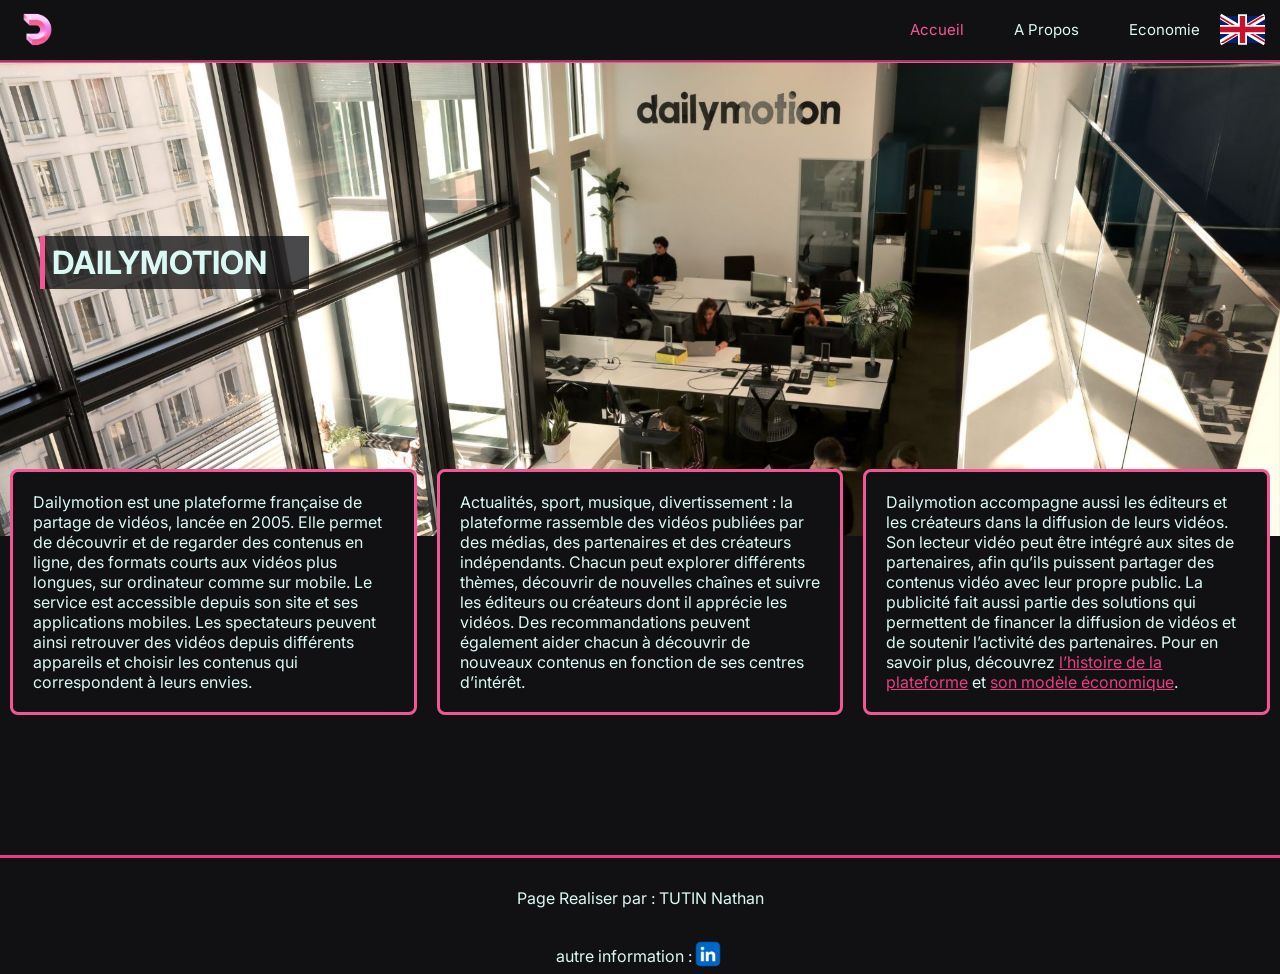
<file: index.html>
<!DOCTYPE html>
<html lang="fr">

<head>
    <meta charset="UTF-8">
    <meta name="viewport" content="width=device-width, initial-scale=1.0">
    <title>Accueil</title>
    <link rel="stylesheet" media="screen" href="css/index.css">
    <link rel="icon" type="image/x-icon" href="image/favicon.ico">
    <!-- importe police -->
    <link rel="preconnect" href="https://fonts.googleapis.com">
    <link rel="preconnect" href="https://gstatic.com" crossorigin>
    <link href="https://fonts.googleapis.com/css2?family=Inter:ital,wght@0,300;0,400;0,700;1,400&display=swap"
        rel="stylesheet">

</head>

<body>
    <nav>
        <a href="index.html"><img class="logo" src="image/logo_dailymotion.png" alt="logo dailymotion"></a>
        <a href="index_en.html"><img class="lienLogo" src="image/drapeau_englais.svg" alt="drapeau anglais"></a>
        <div class="bouton">
            <a class="lienNav" href="page_economie.html">Economie</a>
            <a class="lienNav" href="page_a_propos.html">A Propos</a>
            <a class="lienNav actif" href="index.html">Accueil</a>
        </div>
    </nav>

    <main>
        <img class="hero-image" src="image/imageAccueil.jpg" alt="Image des locaux">
        <h1 class="title">DAILYMOTION</h1>

        <div class="info">
            <p class="texte">Dailymotion est une plateforme française
                de partage de vidéos, lancée en 2005. Elle permet de découvrir et
                de regarder des contenus en ligne, des formats courts aux vidéos
                plus longues, sur ordinateur comme sur mobile. Le service est
                accessible depuis son site et ses applications mobiles. Les
                spectateurs peuvent ainsi retrouver des vidéos depuis différents
                appareils et choisir les contenus qui correspondent à leurs envies.
            </p>
            <p class="texte">Actualités, sport, musique, divertissement :
                la plateforme rassemble des vidéos publiées par des médias,
                des partenaires et des créateurs indépendants.
                Chacun peut explorer différents thèmes, découvrir de nouvelles
                chaînes et suivre les éditeurs ou créateurs dont il apprécie les
                vidéos. Des recommandations peuvent également aider chacun à
                découvrir de nouveaux contenus en fonction de ses centres d’intérêt.
            </p>
            <p class="texte">Dailymotion accompagne aussi les éditeurs
                et les créateurs dans la diffusion de leurs vidéos.
                Son lecteur vidéo peut être intégré aux sites de partenaires,
                afin qu’ils puissent partager des contenus vidéo avec leur propre
                public. La publicité fait aussi partie des solutions qui permettent
                de financer la diffusion de vidéos et de soutenir l’activité des
                partenaires. Pour en savoir plus, découvrez
                <a class="lienTexte" href="page_a_propos.html">l’histoire de la plateforme</a>
                et <a class="lienTexte" href="page_economie.html">son modèle économique</a>.
            </p>
        </div>
    </main>

    <footer>
        <p>Page Realiser par : TUTIN Nathan</p>
        <div class="finfo">
            <p>autre information : </p>
            <a href="https://fr.linkedin.com/company/dailymotion" target="_blank"><img class="flien"
                    src="image/footer_linkedin.webp" alt='logo linkedin'></a>
        </div>
    </footer>

</body>

</html>
</file>
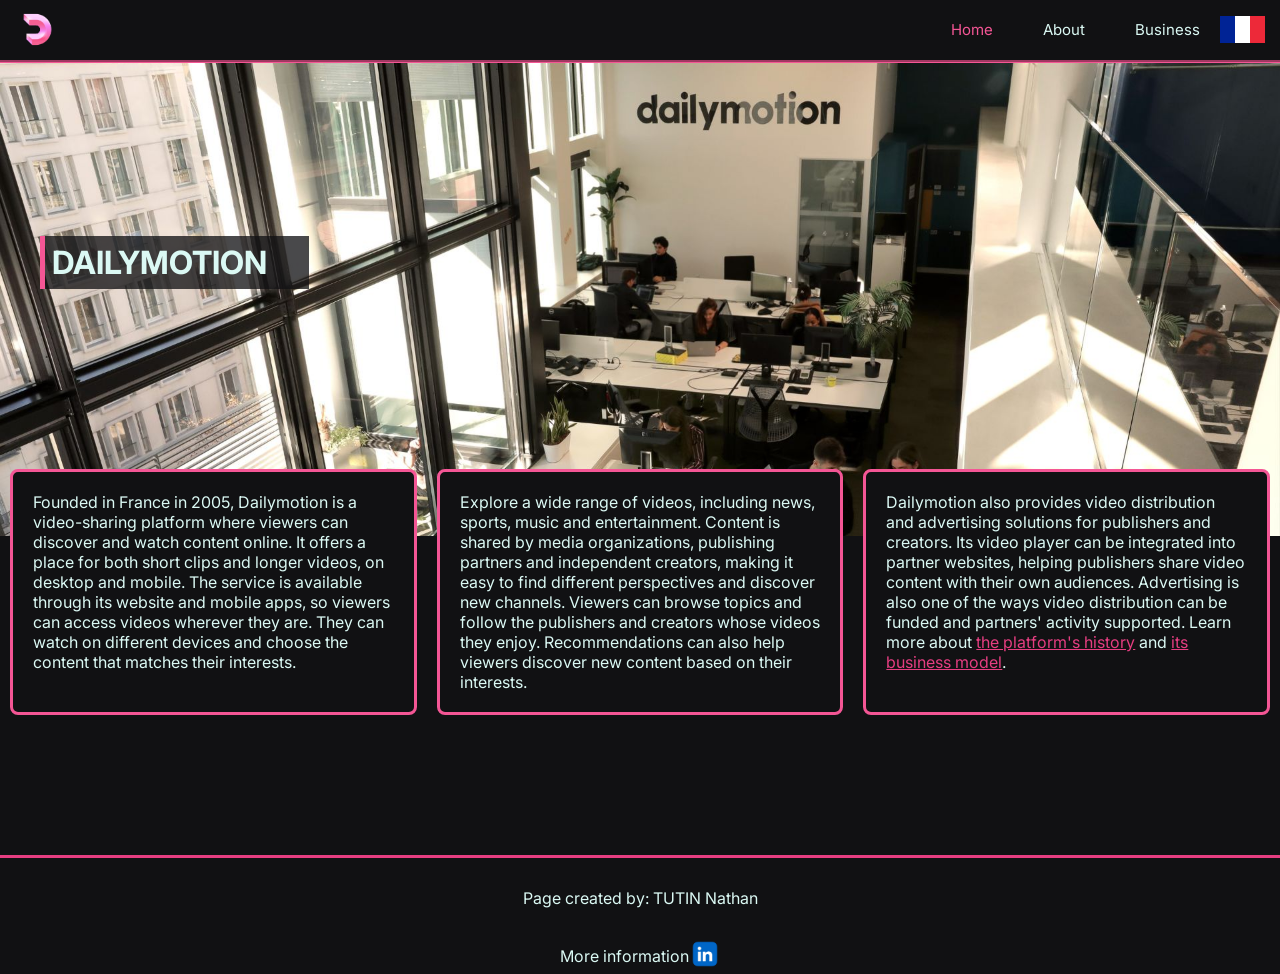
<file: index_en.html>
<!DOCTYPE html>
<html lang="en">

<head>
    <meta charset="UTF-8">
    <meta name="viewport" content="width=device-width, initial-scale=1.0">
    <title>Home</title>
    <link rel="stylesheet" media="screen" href="css/index.css">
    <link rel="icon" type="image/x-icon" href="image/favicon.ico">
    <!-- Load the page font -->
    <link rel="preconnect" href="https://fonts.googleapis.com">
    <link rel="preconnect" href="https://gstatic.com" crossorigin>
    <link href="https://fonts.googleapis.com/css2?family=Inter:ital,wght@0,300;0,400;0,700;1,400&display=swap"
        rel="stylesheet">

</head>

<body>
    <nav>
        <a href="index_en.html"><img class="logo" src="image/logo_dailymotion.png" alt="Dailymotion logo"></a>
        <a href="index.html"><img class="lienLogo" src="image/drapeau-france.svg" alt="French flag"> </a>
        <div class="bouton">
            <a class="lienNav" href="anglais/page_economie_en.html">Business</a>
            <a class="lienNav" href="anglais/page_a_propos_en.html">About</a>
            <a class="lienNav actif" href="index_en.html">Home</a>
        </div>
    </nav>

    <main>
        <img class="hero-image" src="image/imageAccueil.jpg" alt="Dailymotion offices">
        <h1 class="title">DAILYMOTION</h1>

        <div class="info">
            <p class="texte">Founded in France in 2005, Dailymotion is a
                video-sharing platform where viewers can discover and watch
                content online. It offers a place for both short clips and
                longer videos, on desktop and mobile. The service is available
                through its website and mobile apps, so viewers can access videos
                wherever they are. They can watch on different devices and choose
                the content that matches their interests.
            </p>
            <p class="texte">Explore a wide range of videos, including news,
                sports, music and entertainment. Content is shared by media
                organizations, publishing partners and independent creators,
                making it easy to find different perspectives and discover
                new channels. Viewers can browse topics and follow the publishers
                and creators whose videos they enjoy.
                Recommendations can also help viewers discover new content based
                on their interests.
            </p>
            <p class="texte">Dailymotion also provides video distribution
                and advertising solutions for publishers and creators.
                Its video player can be integrated into partner websites,
                helping publishers share video content with their own audiences.
                Advertising is also one of the ways video distribution can be funded
                and partners' activity supported. Learn more about
                <a class="lienTexte" href="anglais/page_a_propos_en.html">the platform's history</a>
                and <a class="lienTexte" href="anglais/page_economie_en.html">its business model</a>.
            </p>
        </div>
    </main>

    <footer>
        <p>Page created by: TUTIN Nathan</p>
        <div class="finfo">
            <p>More information</p>
            <a href="https://fr.linkedin.com/company/dailymotion" target="_blank"><img class="flien"
                    src="image/footer_linkedin.webp" alt="LinkedIn logo"></a>
        </div>
    </footer>

</body>

</html>
</file>
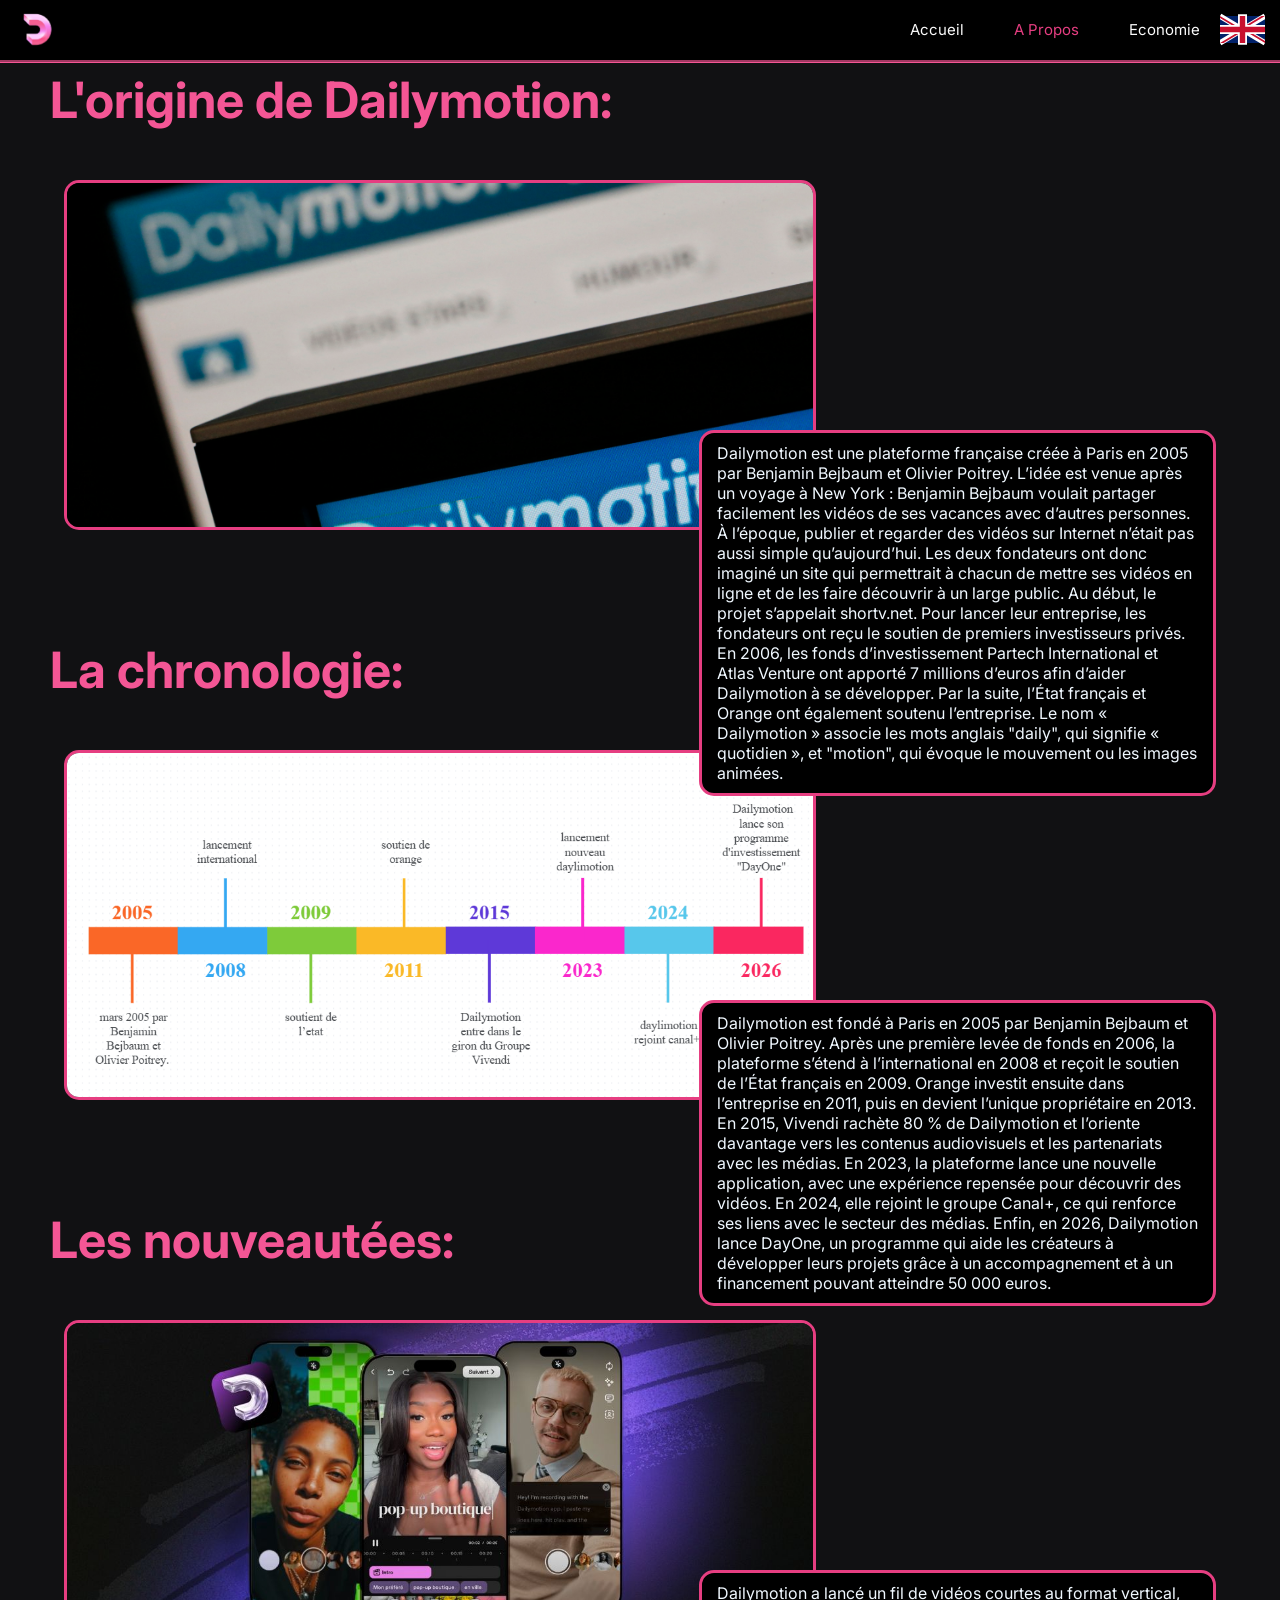
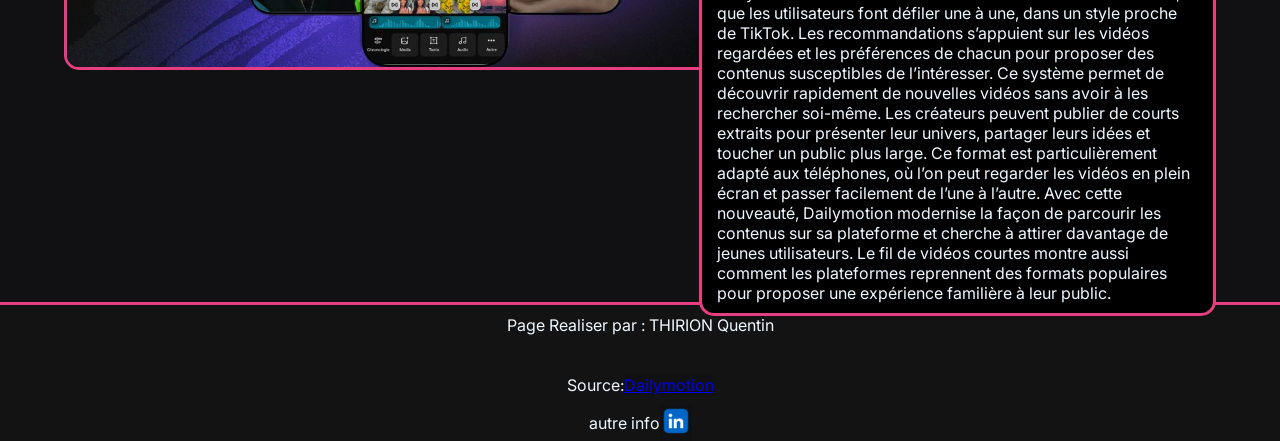
<file: page_a_propos.html>
<!DOCTYPE html>
<html lang="fr">

<head>
    <meta charset="UTF-8">
    <meta name="viewport" content="width=device-width, initial-scale=1.0">
    <title>A Propos</title>
    <link rel="stylesheet" media="screen" href="css/page_a_propos.css">
    <link rel="icon" type="image/x-icon" href="image/favicon.ico">
    <link rel="preconnect" href="https://fonts.googleapis.com">
    <link rel="preconnect" href="https://gstatic.com" crossorigin>
    <link href="https://fonts.googleapis.com/css2?family=Inter:ital,wght@0,300;0,400;0,700;1,400&display=swap"
        rel="stylesheet">
</head>

<body>

    <nav>
        <a href="index.html"><img class="logo" src="image/logo_dailymotion.png" alt="logo dailymotion"></a>
        <a href="anglais/page_a_propos_en.html"><img class="lienLogo" src="image/drapeau_englais.svg"
                alt="drapeau anglais"> </a>
        <div class="bouton">
            <a class="lienNav" href="page_economie.html">Economie</a>
            <a class="lienNav actif" href="page_a_propos.html">A Propos</a>
            <a class="lienNav" href="index.html">Accueil</a>
        </div>
    </nav>
    <h1>L'origine de Dailymotion:</h1>
    <div class="origine">
        <img class="img" src="image/dailymotion_origine.jpg" alt="image d'un ordi avec dailymotion">
        <p class="texte"> Dailymotion est une plateforme française créée à Paris en 2005 par Benjamin Bejbaum et Olivier
            Poitrey. L’idée est venue après un voyage à New York : Benjamin Bejbaum voulait partager facilement les
            vidéos de ses vacances avec d’autres personnes. À l’époque, publier et regarder des vidéos sur Internet
            n’était pas aussi simple qu’aujourd’hui. Les deux fondateurs ont donc imaginé un site qui permettrait
            à chacun de mettre ses vidéos en ligne et de les faire découvrir à un large public. Au début, le projet
            s’appelait shortv.net.
            Pour lancer leur entreprise, les fondateurs ont reçu le soutien de premiers investisseurs privés.
            En 2006, les fonds d’investissement Partech International et Atlas Venture ont apporté 7 millions
            d’euros afin d’aider Dailymotion à se développer. Par la suite, l’État français et Orange ont
            également soutenu l’entreprise. Le nom « Dailymotion » associe les mots anglais "daily",
            qui signifie « quotidien », et "motion", qui évoque le mouvement ou les images animées.
        </p>
    </div>
    <h1>La chronologie:</h1>
    <div class="t1">
        <img class="img1" src="image/frisechrono.png" alt="frise de l'histoire de l'entreprise">
        <p class="texte1">Dailymotion est fondé à Paris en 2005 par Benjamin Bejbaum et Olivier Poitrey. Après une première levée de fonds en 2006, la plateforme s’étend à l’international en 2008 et reçoit le soutien de l’État français en 2009. Orange investit ensuite dans l’entreprise en 2011, puis en devient l’unique propriétaire en 2013.
En 2015, Vivendi rachète 80 % de Dailymotion et l’oriente davantage vers les contenus audiovisuels et les partenariats
avec les médias. En 2023, la plateforme lance une nouvelle application, avec une expérience repensée pour découvrir
des vidéos. En 2024, elle rejoint le groupe Canal+, ce qui renforce ses liens avec le secteur des médias. Enfin,
en 2026, Dailymotion lance DayOne, un programme qui aide les créateurs à développer leurs projets grâce à un
accompagnement et à un financement pouvant atteindre 50 000 euros.
        </p>
    </div>
    <h1>Les nouveautées:</h1>
    <div class="info2">
        <p class="texte2">Dailymotion a lancé un fil de vidéos courtes au format vertical, que les utilisateurs
            font défiler une à une, dans un style proche de TikTok. Les recommandations s’appuient sur les vidéos
            regardées et les préférences de chacun pour proposer des contenus susceptibles de l’intéresser.
            Ce système permet de découvrir rapidement de nouvelles vidéos sans avoir à les rechercher soi-même.
            Les créateurs peuvent publier de courts extraits pour présenter leur univers, partager leurs idées et
            toucher un public
            plus large. Ce format est particulièrement adapté aux téléphones, où l’on peut regarder les vidéos en plein
            écran et passer facilement de l’une à l’autre. Avec cette nouveauté, Dailymotion modernise la façon de
            parcourir
            les contenus sur sa plateforme et cherche à attirer davantage de jeunes utilisateurs. Le fil de vidéos
            courtes
            montre aussi comment les plateformes reprennent des formats populaires pour proposer une expérience
            familière
            à leur public.
        </p>
        <img class="img_createur" src="image/createur_contenue.jpg" alt="createur de contenue">
    </div>


    <footer>
        <p>Page Realiser par : THIRION Quentin</p>
        <br>
        <p>Source: <a href="https://about.dailymotion.com/fr/mission/historique/" target="_blank"> Dailymotion</a></p>
        <div class="finfo">
            <p>autre info</p>
            <a href="https://fr.linkedin.com/company/dailymotion" target="_blank"><img class="flien"
                    src="image/footer_linkedin.webp" alt='logo linkedin'></a>
        
                </div>
    </footer>

</body>


</html>
</file>
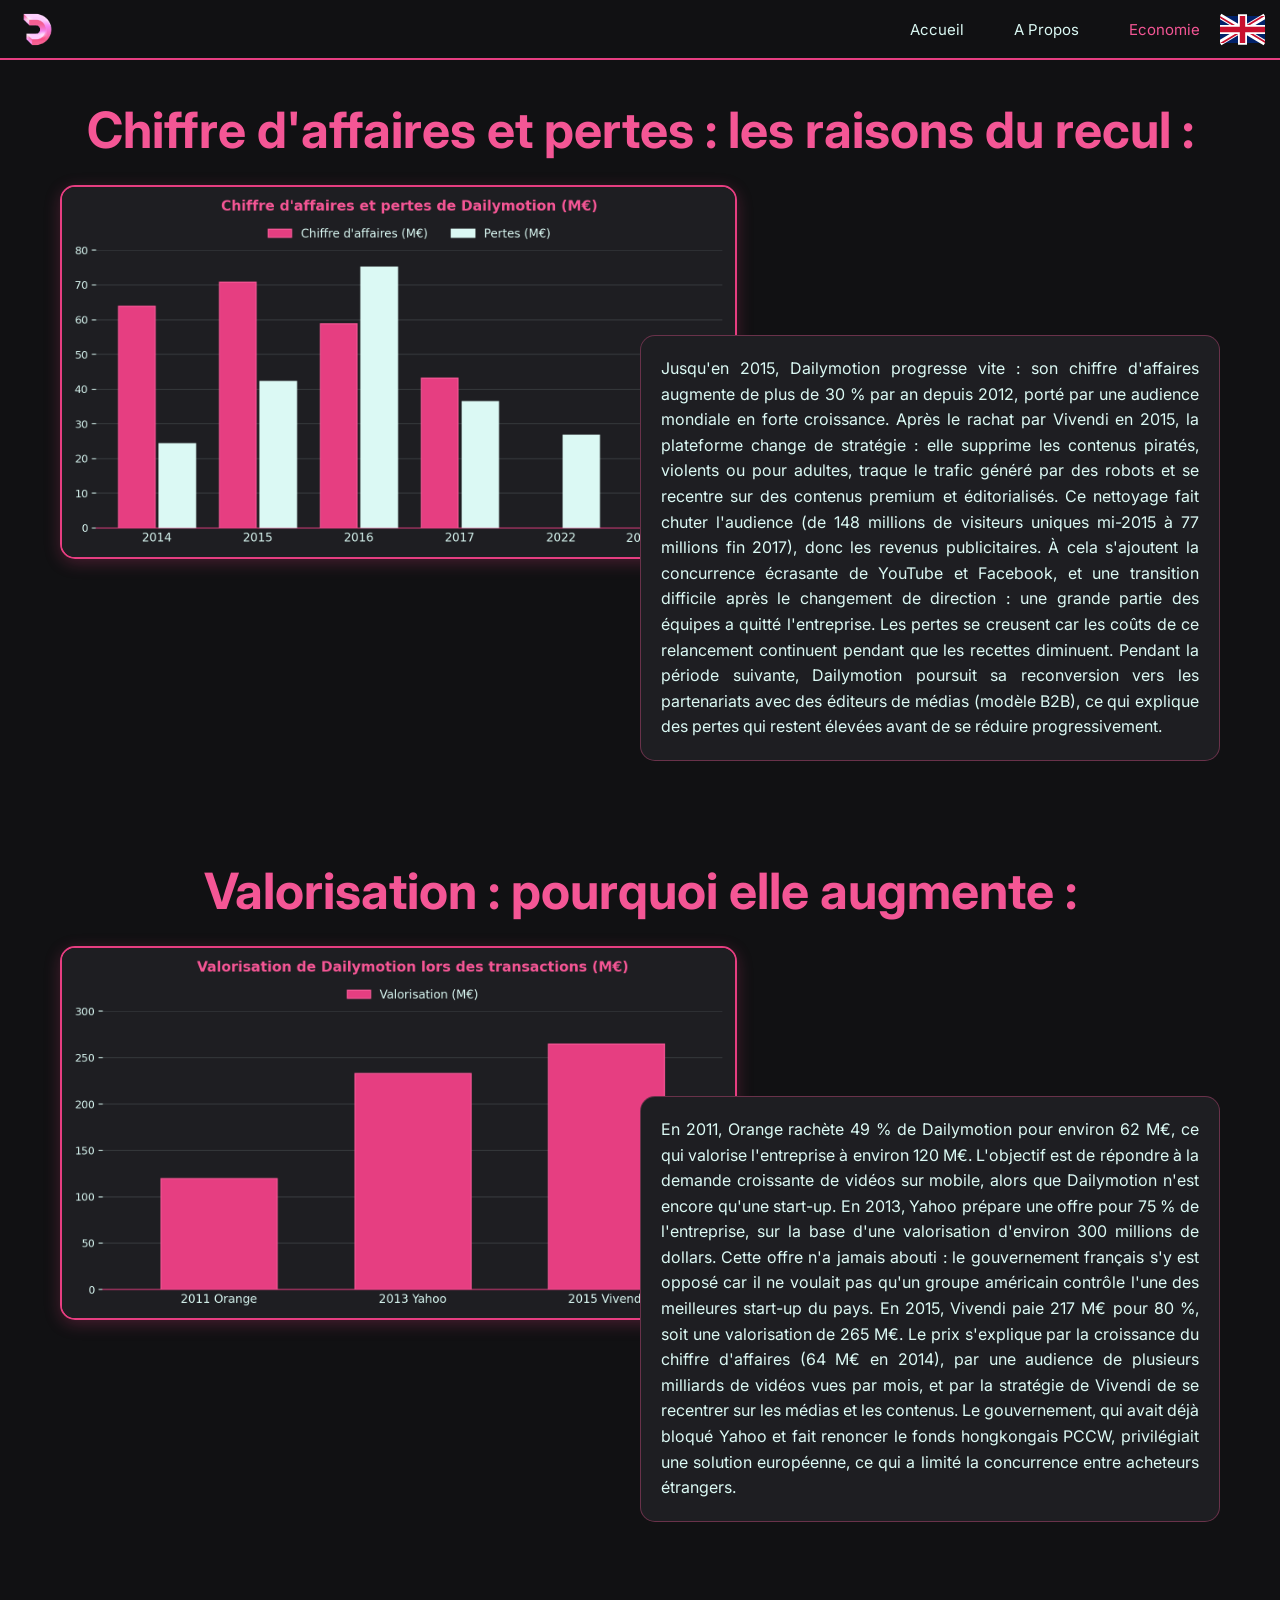
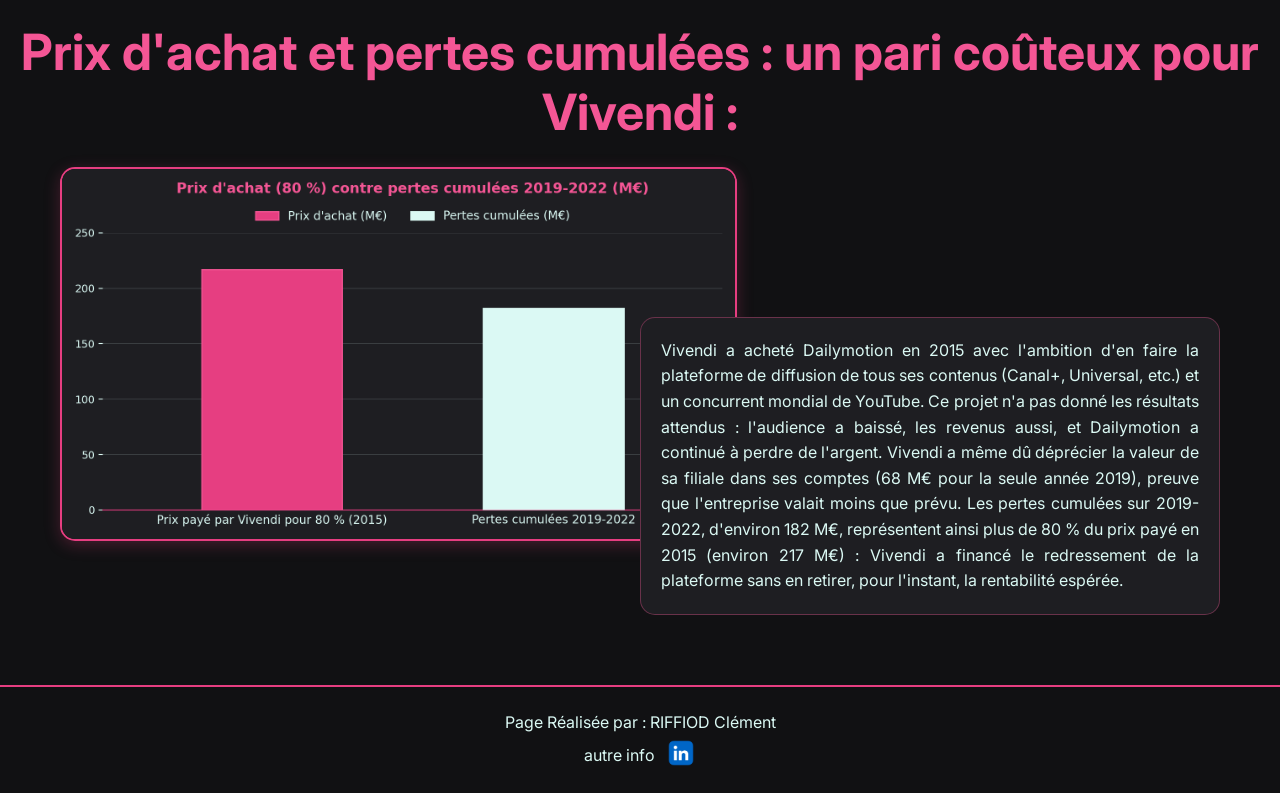
<file: page_economie.html>
<!DOCTYPE html>
<html lang="fr">
<head>
    <meta charset="UTF-8">
    <meta name="viewport" content="width=device-width, initial-scale=1.0">
    <title>Economie</title>
    <link rel="stylesheet" media="screen" href="css/page_economie.css">
    <link rel="icon" type="image/x-icon" href="image/favicon.ico">
    <link rel="preconnect" href="https://googleapis.com">
    <link rel="preconnect" href="https://gstatic.com" crossorigin>
    <link href="https://fonts.googleapis.com/css2?family=Inter:ital,wght@0,300;0,400;0,700;1,400&display=swap" rel="stylesheet">
</head>
<body>
    
    <nav>
        <a href="index.html"><img class="logo" src="image/logo_dailymotion.png" alt="logo dailymotion"></a>
        <a href="anglais/page_economie_en.html"><img class="lienLogo" src="image/drapeau_englais.svg" alt="drapeau anglais"> </a>
        <div class="bouton">
        <a class="actif" href="page_economie.html">Economie</a>
        <a href="page_a_propos.html">A Propos</a>
        <a href="index.html">Accueil</a>
        </div>
    </nav>
 
    <h1>Chiffre d'affaires et pertes : les raisons du recul :</h1>
    <div class="t1">
        <img class="img1" src="image/graph_chiffre_affaires_pertes.png" alt="graphique du chiffre d'affaires et des pertes de Dailymotion en millions d'euros">
        <p class="texte1">Jusqu'en 2015, Dailymotion progresse vite : son chiffre d'affaires augmente de plus de 30 % par an depuis 2012, porté par une audience mondiale en forte croissance.  
Après le rachat par Vivendi en 2015, la plateforme change de stratégie : elle supprime les contenus piratés, violents ou pour adultes, traque le trafic généré par des robots et se recentre sur des contenus premium et éditorialisés. Ce nettoyage fait chuter l'audience (de 148 millions de visiteurs uniques mi-2015 à 77 millions fin 2017), donc les revenus publicitaires.  
À cela s'ajoutent la concurrence écrasante de YouTube et Facebook, et une transition difficile après le changement de direction : une grande partie des équipes a quitté l'entreprise.  
Les pertes se creusent car les coûts de ce relancement continuent pendant que les recettes diminuent. Pendant la période suivante, Dailymotion poursuit sa reconversion vers les partenariats avec des éditeurs de médias (modèle B2B), ce qui explique des pertes qui restent élevées avant de se réduire progressivement.</p>
    </div>
 
    <h1>Valorisation : pourquoi elle augmente :</h1>
    <div class="info2">
        <p class="texte2">En 2011, Orange rachète 49 % de Dailymotion pour environ 62 M€, ce qui valorise l'entreprise à environ 120 M€. L'objectif est de répondre à la demande croissante de vidéos sur mobile, alors que Dailymotion n'est encore qu'une start-up.  
En 2013, Yahoo prépare une offre pour 75 % de l'entreprise, sur la base d'une valorisation d'environ 300 millions de dollars. Cette offre n'a jamais abouti : le gouvernement français s'y est opposé car il ne voulait pas qu'un groupe américain contrôle l'une des meilleures start-up du pays.  
En 2015, Vivendi paie 217 M€ pour 80 %, soit une valorisation de 265 M€. Le prix s'explique par la croissance du chiffre d'affaires (64 M€ en 2014), par une audience de plusieurs milliards de vidéos vues par mois, et par la stratégie de Vivendi de se recentrer sur les médias et les contenus.  
Le gouvernement, qui avait déjà bloqué Yahoo et fait renoncer le fonds hongkongais PCCW, privilégiait une solution européenne, ce qui a limité la concurrence entre acheteurs étrangers.</p>
        <img class="img_createur" src="image/graph_valorisation.png" alt="graphique de la valorisation de Dailymotion lors des transactions en millions d'euros">
    </div>
 
    <h1>Prix d'achat et pertes cumulées : un pari coûteux pour Vivendi :</h1>
    <div class="t1">
        <img class="img1" src="image/graph_prix_achat_pertes.png" alt="graphique du prix d'achat de 80 % par Vivendi face aux pertes cumulées 2019-2022">
        <p class="texte1">Vivendi a acheté Dailymotion en 2015 avec l'ambition d'en faire la plateforme de diffusion de tous ses contenus (Canal+, Universal, etc.) et un concurrent mondial de YouTube.  
Ce projet n'a pas donné les résultats attendus : l'audience a baissé, les revenus aussi, et Dailymotion a continué à perdre de l'argent. Vivendi a même dû déprécier la valeur de sa filiale dans ses comptes (68 M€ pour la seule année 2019), preuve que l'entreprise valait moins que prévu.  
Les pertes cumulées sur 2019-2022, d'environ 182 M€, représentent ainsi plus de 80 % du prix payé en 2015 (environ 217 M€) : Vivendi a financé le redressement de la plateforme sans en retirer, pour l'instant, la rentabilité espérée.</p>
    </div>
 
    <footer>
        <p>Page Réalisée par : RIFFIOD Clément</p>
        <div class="finfo">
            <p>autre info</p>
            <a href="https://fr.linkedin.com/company/dailymotion" target="_blank"><img class="flien" src="image/footer_linkedin.webp" alt="logo linkedin"></a>
        </div>
    </footer>
 
</body>
</html>
</file>
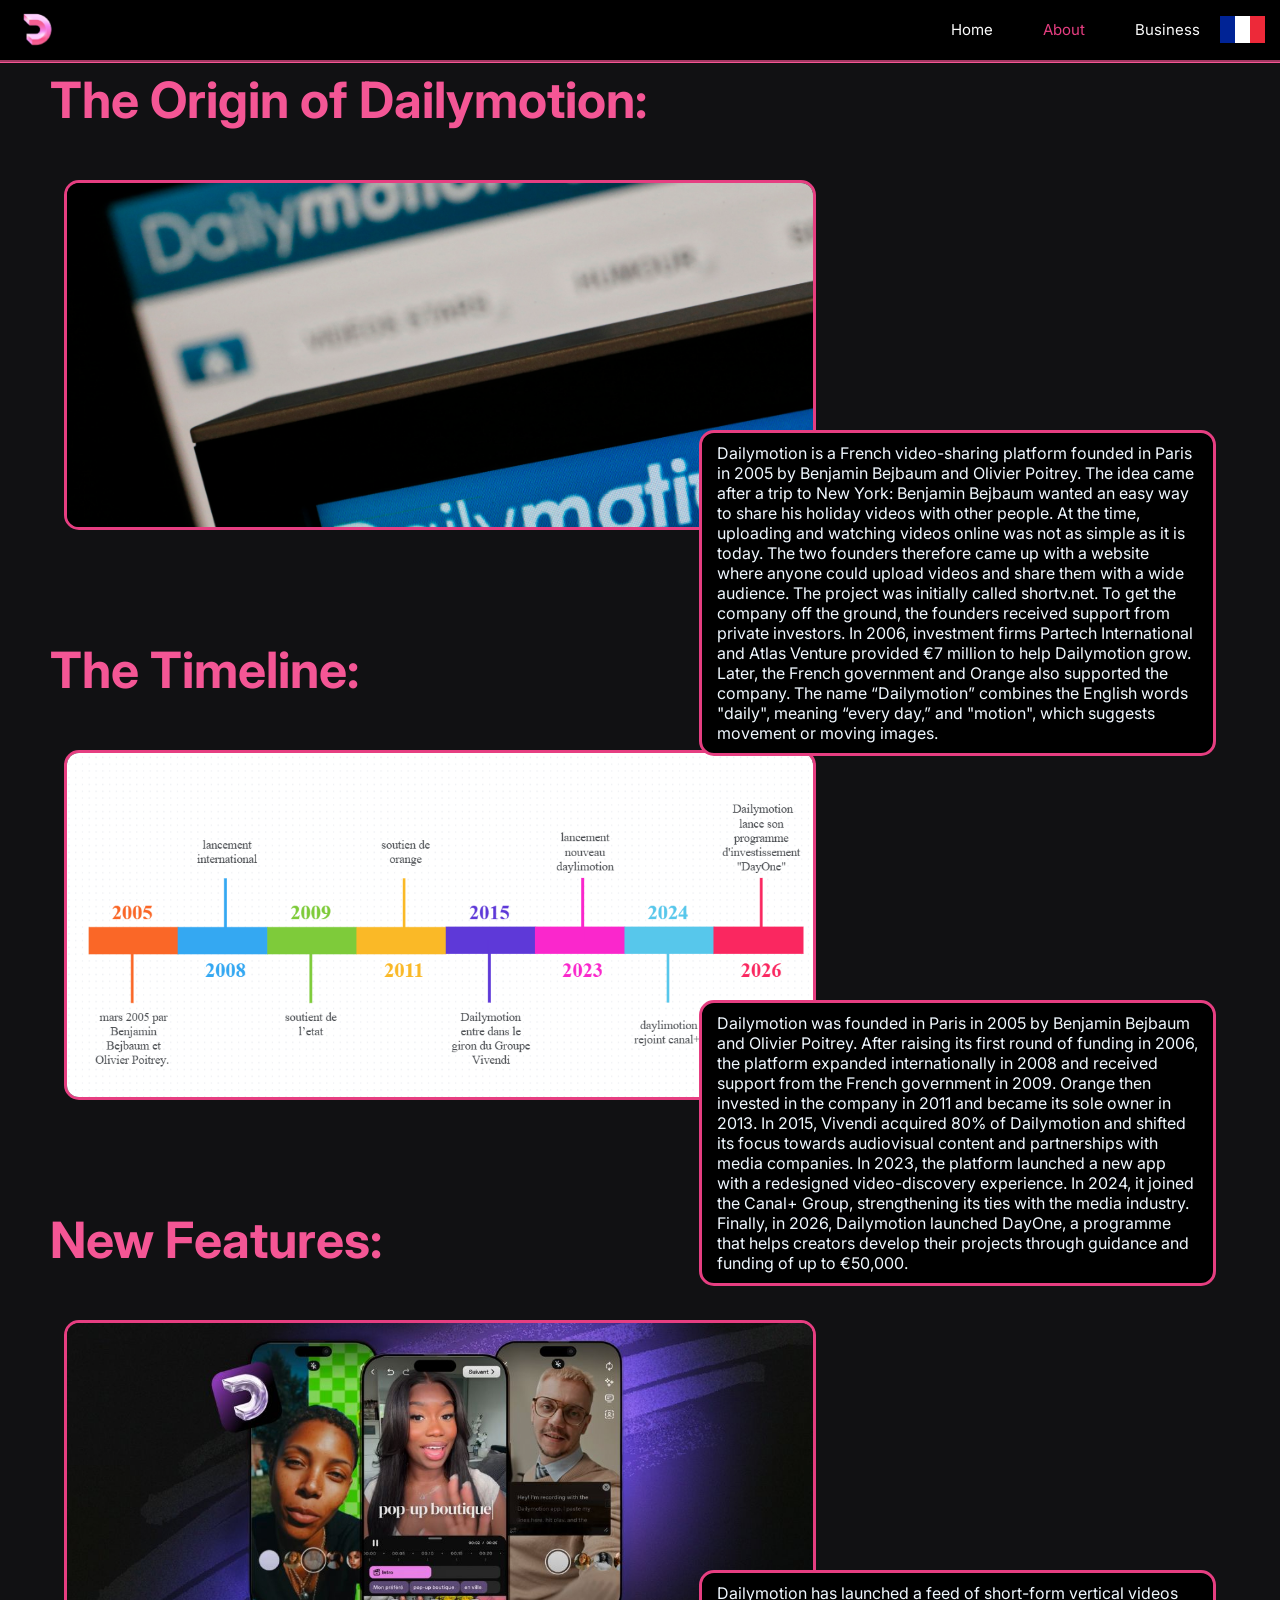
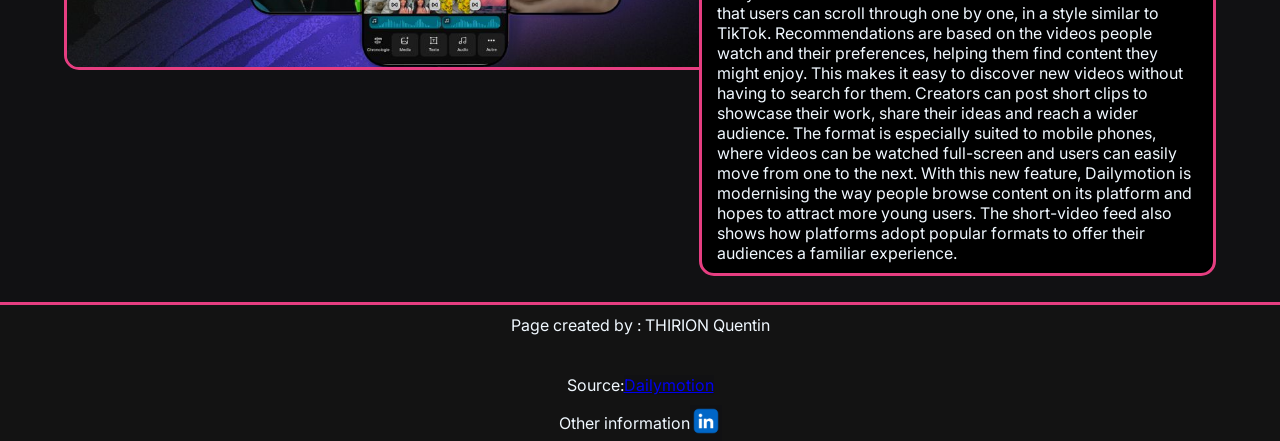
<file: anglais/page_a_propos_en.html>
<!DOCTYPE html>
<html lang="en">

<head>
    <meta charset="UTF-8">
    <meta name="viewport" content="width=device-width, initial-scale=1.0">
    <title>About</title>
    <link rel="stylesheet" media="screen" href="../css/page_a_propos.css">
    <link rel="icon" type="image/x-icon" href="../image/favicon.ico">
    <link rel="preconnect" href="https://fonts.googleapis.com">
    <link rel="preconnect" href="https://gstatic.com" crossorigin>
    <link href="https://fonts.googleapis.com/css2?family=Inter:ital,wght@0,300;0,400;0,700;1,400&display=swap"
        rel="stylesheet">
</head>

<body>

    <nav>
        <a href="../index_en.html"><img class="logo" src="../image/logo_dailymotion.png" alt="logo dailymotion"></a>
        <a href="../page_a_propos.html"><img class="lienLogo" src="../image/drapeau-france.svg" alt="drapeau France">
        </a>
        <div class="bouton">
            <a class="lienNav" href="page_economie_en.html">Business</a>
            <a class="lienNav actif" href="page_a_propos_en.html">About</a>
            <a class="lienNav" href="../index_en.html">Home</a>
        </div>
    </nav>
    <h1>The Origin of Dailymotion:</h1>
    <div class="origine">
        <img class="img" src="../image/dailymotion_origine.jpg" alt="image d'un ordi avec dailymotion">
        <p class="texte"> Dailymotion is a French video-sharing platform founded in Paris in 2005 by Benjamin Bejbaum
            and Olivier Poitrey. The idea came after a trip to New York: Benjamin Bejbaum wanted an easy way to share
            his holiday videos with other people. At the time, uploading and watching videos online was not as simple
            as it is today. The two founders therefore came up with a website where anyone could upload videos and
            share them with a wide audience. The project was initially called shortv.net.

            To get the company off the ground, the founders received support from private investors. In 2006, investment firms Partech
            International and Atlas Venture provided €7 million to help Dailymotion grow. Later, the French government and Orange
            also supported the company. The name “Dailymotion” combines the English words "daily", meaning “every day,” and
            "motion", which suggests movement or moving images.
        </p>
    </div>
    <h1>The Timeline:</h1>
    <div class="t1">
        <img class="img1" src="../image/frisechrono.png"
            alt="frise de l'histoire de l'entreprise">
        <p class="texte1">Dailymotion was founded in Paris in 2005 by Benjamin Bejbaum and Olivier Poitrey.
            After raising its first round of funding in 2006, the platform expanded internationally in 2008 and
            received support from the French government in 2009. Orange then invested in the company in 2011 and
            became its sole owner in 2013.
            In 2015, Vivendi acquired 80% of Dailymotion and shifted its focus towards audiovisual content and partnerships
            with media companies. In 2023, the platform launched a new app with a redesigned video-discovery experience.
            In 2024, it joined the Canal+ Group, strengthening its ties with the media industry. Finally, in 2026, Dailymotion
            launched DayOne, a programme that helps creators develop their projects through guidance and funding of up to €50,000.
        </p>
    </div>
    <h1>New Features:</h1>
    <div class="info2">
        <p class="texte2">Dailymotion has launched a feed of short-form vertical videos that users can
            scroll through one by one, in a style similar to TikTok. Recommendations are based on the videos
            people watch and their preferences, helping them find content they might enjoy. This makes it
            easy to discover new videos without having to search for them.
            Creators can post short clips to showcase their work, share their ideas and reach a wider audience.
            The format is especially suited to mobile phones, where videos can be watched full-screen and users can
            easily move from one to the next. With this new feature, Dailymotion is modernising the way people browse
            content on its platform and hopes to attract more young users. The short-video feed also shows how
            platforms adopt popular formats to offer their audiences a familiar experience.</p>
        <img class="img_createur" src="../image/createur_contenue.jpg" alt="createur de contenue">
    </div>


    <footer>
        <p>Page created by : THIRION Quentin</p>
        <br>
        <p>Source: <a href="https://about.dailymotion.com/fr/mission/historique/" target="_blank"> Dailymotion</a></p>
        <div class="finfo">
            <p>Other information</p>
            <a href="https://fr.linkedin.com/company/dailymotion" target="_blank"><img class="flien"
                    src="../image/footer_linkedin.webp" alt='logo linkedin'></a>
        </div>
    </footer>

</body>


</html>
</file>
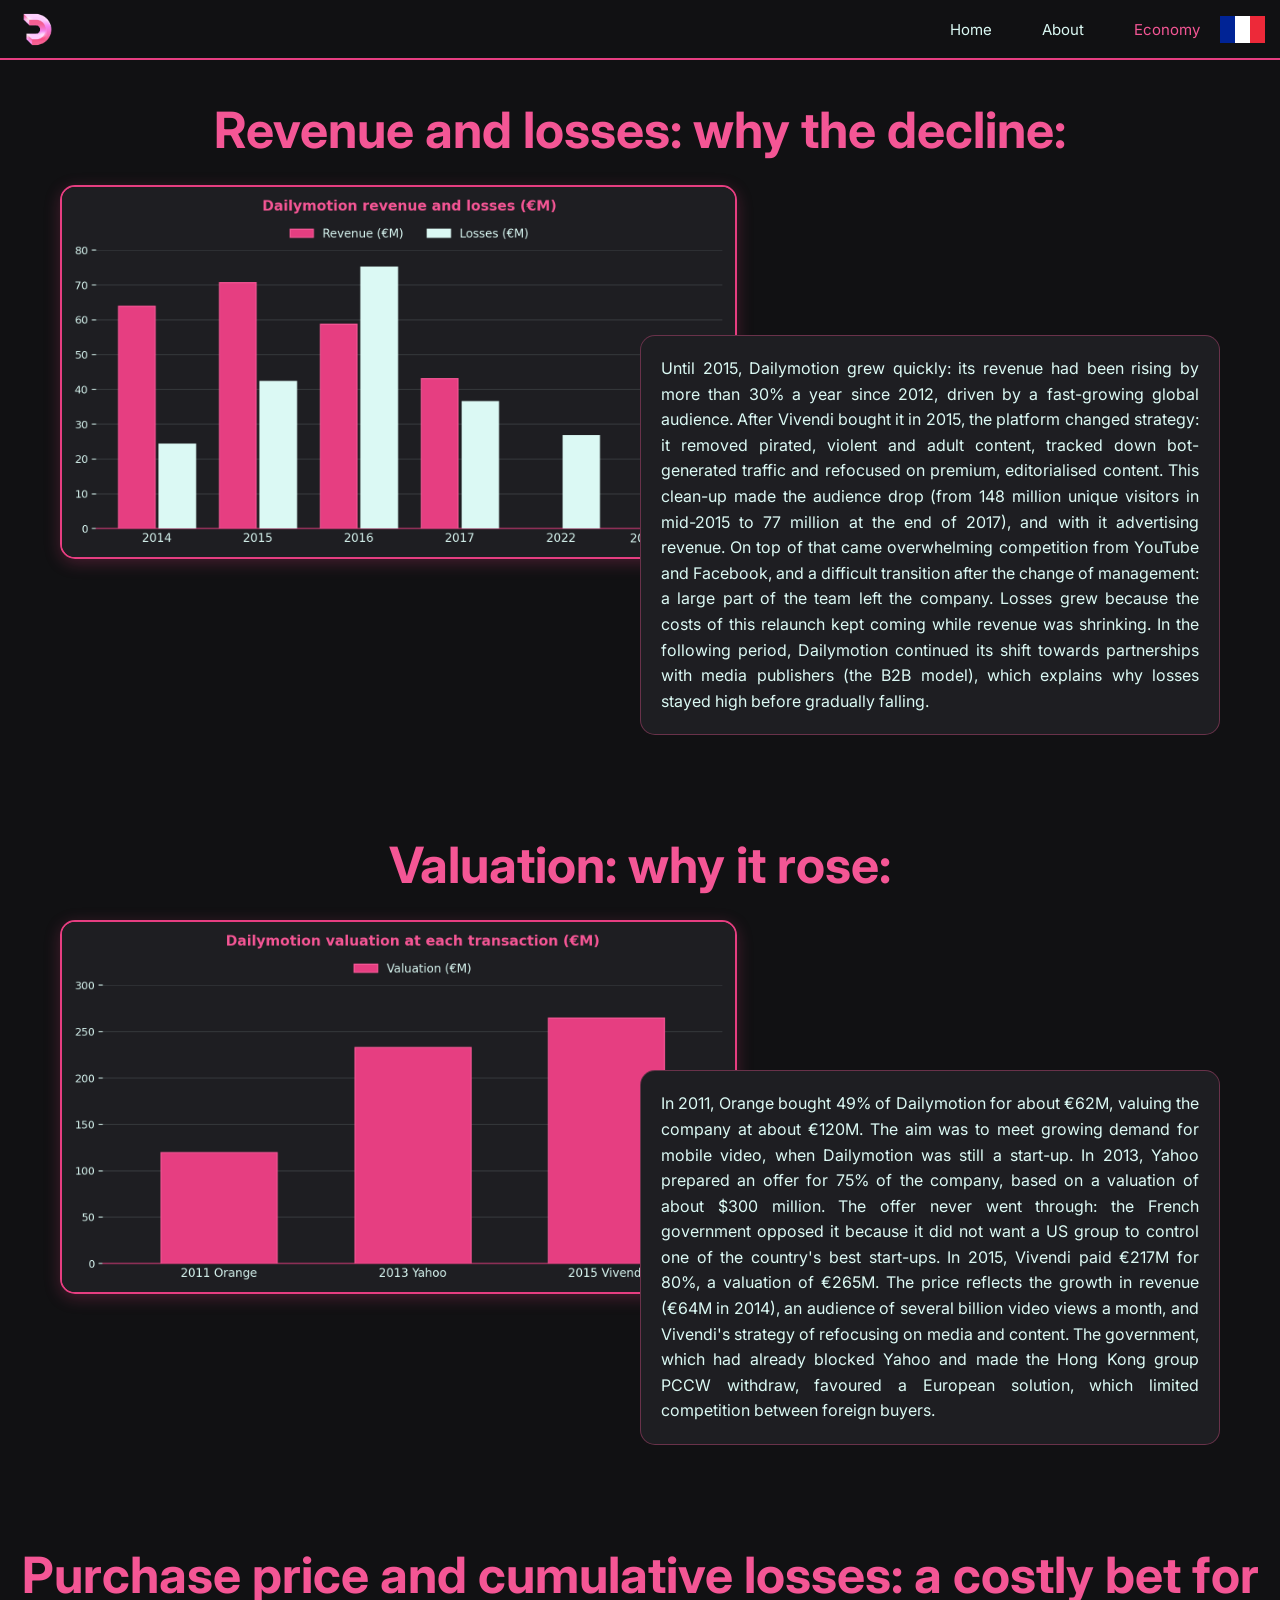
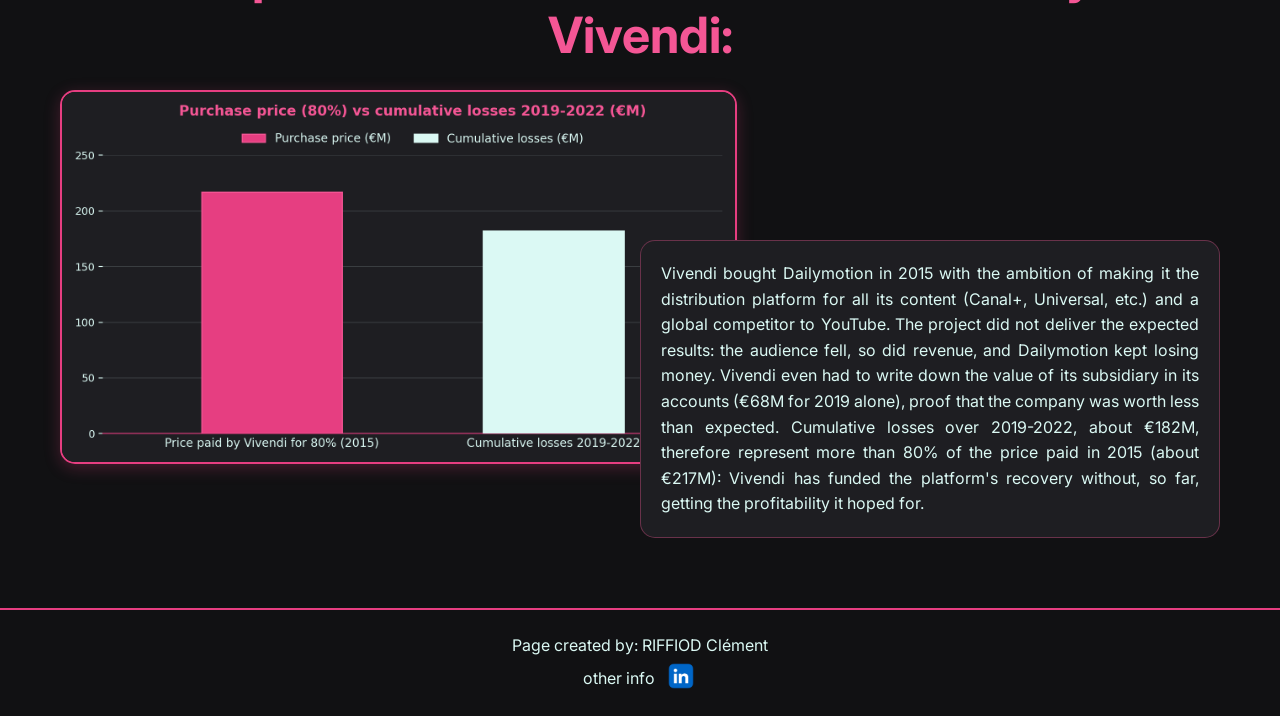
<file: anglais/page_economie_en.html>
<!DOCTYPE html>
<html lang="en">
<head>
    <meta charset="UTF-8">
    <meta name="viewport" content="width=device-width, initial-scale=1.0">
    <title>Economy</title>
    <link rel="stylesheet" media="screen" href="../css/page_economie.css">
    <link rel="icon" type="image/x-icon" href="../image/favicon.ico">
    <link rel="preconnect" href="https://fonts.googleapis.com">
    <link rel="preconnect" href="https://fonts.gstatic.com" crossorigin>
    <link href="https://fonts.googleapis.com/css2?family=Inter:ital,wght@0,300;0,400;0,700;1,400&display=swap" rel="stylesheet">
</head>
<body>
    
    <nav>
        <a href="../index_en.html"><img class="logo" src="../image/logo_dailymotion.png" alt="Dailymotion logo"></a>
        <a href="../page_economie.html"><img class="lienLogo" src="../image/drapeau-france.svg" alt="French flag"> </a>
        <div class="bouton">
        <a class="actif" href="page_economie_en.html">Economy</a>
        <a href="page_a_propos_en.html">About</a>
        <a href="../index_en.html">Home</a>
        </div>
    </nav>
 
    <h1>Revenue and losses: why the decline:</h1>
    <div class="t1">
        <img class="img1" src="../image/graph_chiffre_affaires_pertes_en.png" alt="chart of Dailymotion's revenue and losses in millions of euros">
        <p class="texte1">Until 2015, Dailymotion grew quickly: its revenue had been rising by more than 30% a year since 2012, driven by a fast-growing global audience.  
After Vivendi bought it in 2015, the platform changed strategy: it removed pirated, violent and adult content, tracked down bot-generated traffic and refocused on premium, editorialised content. This clean-up made the audience drop (from 148 million unique visitors in mid-2015 to 77 million at the end of 2017), and with it advertising revenue.  
On top of that came overwhelming competition from YouTube and Facebook, and a difficult transition after the change of management: a large part of the team left the company.  
Losses grew because the costs of this relaunch kept coming while revenue was shrinking. In the following period, Dailymotion continued its shift towards partnerships with media publishers (the B2B model), which explains why losses stayed high before gradually falling.</p>
    </div>
 
    <h1>Valuation: why it rose:</h1>
    <div class="info2">
        <p class="texte2">In 2011, Orange bought 49% of Dailymotion for about €62M, valuing the company at about €120M. The aim was to meet growing demand for mobile video, when Dailymotion was still a start-up.  
In 2013, Yahoo prepared an offer for 75% of the company, based on a valuation of about $300 million. The offer never went through: the French government opposed it because it did not want a US group to control one of the country's best start-ups.  
In 2015, Vivendi paid €217M for 80%, a valuation of €265M. The price reflects the growth in revenue (€64M in 2014), an audience of several billion video views a month, and Vivendi's strategy of refocusing on media and content.  
The government, which had already blocked Yahoo and made the Hong Kong group PCCW withdraw, favoured a European solution, which limited competition between foreign buyers.</p>
        <img class="img_createur" src="../image/graph_valorisation_en.png" alt="chart of Dailymotion's valuation at each transaction in millions of euros">
    </div>
 
    <h1>Purchase price and cumulative losses: a costly bet for Vivendi:</h1>
    <div class="t1">
        <img class="img1" src="../image/graph_prix_achat_pertes_en.png" alt="chart of the price Vivendi paid for 80% versus cumulative losses 2019-2022">
        <p class="texte1">Vivendi bought Dailymotion in 2015 with the ambition of making it the distribution platform for all its content (Canal+, Universal, etc.) and a global competitor to YouTube.  
The project did not deliver the expected results: the audience fell, so did revenue, and Dailymotion kept losing money. Vivendi even had to write down the value of its subsidiary in its accounts (€68M for 2019 alone), proof that the company was worth less than expected.  
Cumulative losses over 2019-2022, about €182M, therefore represent more than 80% of the price paid in 2015 (about €217M): Vivendi has funded the platform's recovery without, so far, getting the profitability it hoped for.</p>
    </div>
 
    <footer>
        <p>Page created by: RIFFIOD Clément</p>
        <div class="finfo">
            <p>other info</p>
            <a href="https://fr.linkedin.com/company/dailymotion" target="_blank"><img class="flien" src="../image/footer_linkedin.webp" alt="LinkedIn logo"></a>
        </div>
    </footer>
 
</body>
</html>
</file>
<file: css/index.css>
:root {
    --charbon: #111113;
    --rose: #F45695;
    --rose-fonce: #E63E81;
    --menthe: #DBF9F4;
}

* {
    margin: 0;
    font-family: 'Inter', sans-serif;
}

body {
    min-height: 100vh;
    display: flex;
    flex-direction: column;
    background-color: var(--charbon);
}

.bouton {
    margin-right:50px;
}

main {
    flex: 1;
    padding-top: 60px;
}


nav{
    width:100%;
    height: 60px;
    background-color : var(--charbon);
    position: fixed;
    top: 0;
    left: 0;
    width: 100%;
    z-index: 1000;
    border-bottom-style: groove;
    border-color: #F45695;
}

.logo{
    height:45px;
    width:45px;
    position: fixed;
    top: 7px;
    left: 15px;
    z-index: 1000;
    background-color: var(--charbon);
}

.lienNav {
    text-align:center;
    padding: 10px;
    margin : 10px;
    margin-right:20px;
    background-color: var(--charbon);
    display:block;
    float:right;
    text-decoration:none;
    color: var(--menthe);
    font-size: 15px;
}

.lienLogo {
    height:45px;
    width:45px;
    position: fixed;
    top: 7px;
    right: 15px;
    z-index: 1000;
    background-color: var(--charbon);
}

a:hover{
    color: var(--rose);
    text-decoration: underline;
}

.lienNav.actif{
    color: var(--rose);
    text-decoration: none;
}

.lienNav.actif:hover{
    color: var(--rose);
    text-decoration: underline;
}


.hero-image{
    position:relative;
    top: 0;
    left: 0;
    width: 100%;
    display: block;

}

.title{
    position:relative;
    top:-300px;
    background-color: rgba(17, 17, 19, 0.76);
    color: var(--menthe);
    width:19.5%;
    margin-left:40px;
    padding:7px;
    border-left: 5px solid var(--rose);
}

.info{
    position:relative;
    display:flex;
    justify-content:right;
    top:0px;
}

.lienTexte{
    margin:0;
    padding:0;
    background-color: var(--charbon);
    color: var(--rose-fonce);
    
}

.texte{
    position:relative;
    top: -130px;
    left: 0;
    width: 30%;
    margin:10px;
    color: var(--menthe);
    background-color: var(--charbon);
    padding:20px;
    border-radius: 8px;
    border: 3px solid var(--rose);
}

footer{
    flex-shrink: 0;
    display: flex;
    flex-direction: column;
    justify-content: center;
    background-color: var(--charbon);
    border-top: 3px solid #E63E81;
}

footer > p{
    width: auto;
    margin: 10px;
    padding: 20px;
    color: var(--menthe);
    background-color: var(--charbon);
    display:flex;
    justify-content:center;
}

.finfo{
    display: flex;
    justify-content: center;
    align-items: center;
    background-color: var(--charbon);

}

.finfo p {
    width: auto;
    color: var(--menthe);
    background-color: var(--charbon);
}

.flien {
    position: static;
    width: 32px;
    height: 32px;

}
</file>
<file: css/page_a_propos.css>
* {
    margin: 0;
    background-color: #111113;
    font-family: 'Inter', sans-serif;
}


nav{
    width:100%;
    height: 60px;
    background-color : rgb(0, 0, 0);
    position: fixed;
    top: 0;
    left: 0;
    width: 100%;
    z-index: 1000;
    border-bottom-style: groove;
    border-color: #F45695;
}

.bouton {
    margin-right:50px;
}

.logo{
    height:45px;
    width:45px;
    position: fixed;
    top: 7px;
    left: 15px;
    z-index: 1000;
    background-color: var(--charbon);
}

.lienNav {
    text-align:center;
    padding: 10px;
    margin : 10px;
    margin-right:20px;
    background-color: rgb(0, 0, 0);
    display:block;
    float:right;
    text-decoration:none;
    color:rgb(251, 251, 251);
    font-size:15px
}

nav a:has(> img) {
    padding: 0;
    margin: 0;
    background: transparent;
    text-decoration: none;
}

.lienLogo {
    height:45px;
    width:45px;
    position: fixed;
    top: 7px;
    right: 15px;
    z-index: 1000;
    background-color: var(--charbon);
}

a:hover{
    color:#E63E81;
    text-decoration:underline;
}

.lienNav.actif{
    color:#E63E81;
    text-decoration:none;
}

.lienNav.actif:hover{
    color:#E63E81;
    text-decoration:underline;
}

h1{
    color: #F45695;
    margin: 50px;
    margin-top: 70px;
    font-size: 50px;
    text-decoration: None;
}

h2{
    color: #F45695;
    margin-left: 90px;
}

.t1,
.info2,
.origine {
    position: relative;
    width: min(1225px, 90%);
    height: 390px;
    margin: 40px auto 70px;

}

/* Images à gauche */
.img1,
.img_createur,
.img {
    position: absolute;
    top: 0;
    left: 0;
    width: 100%;
    object-fit: cover;
    border: 3px solid #E63E81;
    border-radius: 15px;
    box-sizing: border-box;
}

/* Taille identique pour les deux images */
.img_createur,
.img1,
.img {
    width: 65.306%;
    height: 350px;
}

/* Les deux textes ont la même position par rapport à leur image */
.texte1,
.texte2,
.texte {
    position: absolute;
    top: 250px;
    right: 0;
    width: 44.898%;
    min-height: 0;
    padding: 10px 15px;
    color: aliceblue;
    background-color: #000;
    border: 3px solid #E63E81;
    border-radius: 15px;
    box-sizing: border-box;
    z-index: 1;
}

@media (max-width: 700px) {
    .t1,
    .info2,
    .origine {
        height: auto;
        margin: 40px 5% 30px;
    }

    .img1,
    .img_createur,
    .img,
    .texte1,
    .texte2
    .texte {
        position: relative;
        inset: auto;
        width: 100%;
    }

    .img1,
    .img_createur,
    .img {
        height: 240px;
    }

    .texte1,
    .texte2,
    .texte {
        margin-top: -35px;
        margin-left: 12px;
        width: calc(100% - 24px);
    }
}




footer{
    margin-top: 15%;
    flex-shrink: 0;
    display: flex;
    flex-direction: column;
    justify-content: center;
    background-color:rgb(19, 19, 19);
    border-top: 3px solid #E63E81;
    
}

footer > p{
    width: auto;
    margin: 10px;
    padding: 0;
    color: aliceblue;
    background-color:rgb(19,19,19);
    display:flex;
    justify-content:center;
}

.finfo{
    display: flex;
    justify-content: center;
    align-items: center;
    background-color: rgb(19, 19, 19);

}

.finfo p {
    width: auto;
    color: aliceblue;
    background-color: rgb(19, 19, 19);
}

.flien {
    position: static;
    width: 32px;
    height: 32px;

}
</file>
<file: css/page_economie.css>
:root {
    --fond: #111113;
    --rose-clair: #F45695;
    --rose: #E63E81;
    --menthe: #DBF9F4;
    --bloc: #1E1E22;
}
 
* {
    margin: 0;
    padding: 0;
    box-sizing: border-box;
    font-family: 'Inter', sans-serif;
}
 
body {
    background-color: var(--fond);
    color: var(--menthe);
}
 
/* --- Barre de navigation --- */
nav {
    width: 100%;
    height: 60px;
    background-color: var(--fond);
    border-bottom: 2px solid var(--rose);
    position: fixed;
    top: 0;
    left: 0;
    z-index: 1000;
}
 
.bouton {
    margin-right: 50px;
}
 
.lienLogo {
    height: 45px;
    width: 45px;
    position: fixed;
    top: 7px;
    right: 15px;
    z-index: 1000;
    background-color: transparent;
}
 
.logo {
    height: 45px;
    width: 45px;
    position: fixed;
    top: 7px;
    left: 15px;
    z-index: 1000;
    border-radius: 10px;
}
 
nav a {
    text-align: center;
    padding: 10px;
    margin: 10px;
    margin-right: 20px;
    display: block;
    float: right;
    text-decoration: none;
    color: var(--menthe);
    font-size: 15px;
}
 
nav a:has(> img) {
    padding: 0;
    margin: 0;
    background: transparent;
    text-decoration: none;
}
 
nav a:hover {
    color: var(--rose-clair);
    text-decoration: underline;
}
 
.actif {
    color: var(--rose-clair);
    text-decoration: none;
}
 
/* --- Titres principaux --- */
h1 {
    color: var(--rose-clair);
    text-align: center;
    margin-top: 100px;
    margin-bottom: 25px;
    font-size: 50px;          /* identique à page_a_propos.css */
    font-weight: bold;
    text-decoration-color: var(--rose);
}
 
/* --- Conteneurs : image à gauche, texte à droite et plus bas (décalés) --- */
.t1, .info2 {
    display: grid;
    grid-template-columns: repeat(12, 1fr);
    max-width: 1200px;
    margin: 0 auto 70px auto;
    padding: 0 20px;
}
 
/* --- Images (colonnes 1 à 7) --- */
.img1, .img_createur {
    grid-column: 1 / 8;
    grid-row: 1;
    width: 100%;
    height: auto;
    align-self: start;
    border-radius: 15px;
    border: 2px solid var(--rose);
    display: block;
    box-shadow: 0 4px 16px rgba(230, 62, 129, 0.25);
}
 
/* --- Blocs de texte (à droite, décalés vers le bas, chevauchent l'image) --- */
.texte1, .texte2 {
    grid-column: 7 / 13;
    grid-row: 1;
    align-self: start;
    margin-top: 150px;   /* descend le texte par rapport à l'image */
    position: relative;
    z-index: 2;
    background-color: var(--bloc);
    border: 1px solid rgba(244, 86, 149, 0.35);
    border-radius: 15px;
    padding: 20px;
    color: var(--menthe);
    line-height: 1.6;
    font-size: 16px;          /* taille par défaut, comme index et page_a_propos */
    text-align: justify;
}
 
/* --- Petits écrans : tout s'empile --- */
@media (max-width: 700px) {
    .t1, .info2 {
        display: flex;
        flex-direction: column;
    }
    .texte1, .texte2 {
        margin-top: 20px;
    }
    .info2 .texte2 { order: 2; }
    .info2 .img_createur { order: 1; }
}
 
/* --- Pied de page --- */
footer {
    margin-top: 60px;
    flex-shrink: 0;
    display: flex;
    flex-direction: column;
    justify-content: center;
    background-color: var(--fond);
    border-top: 2px solid var(--rose);
    padding: 20px 0;
}
 
footer > p {
    width: auto;
    margin: 5px;
    padding: 0;
    color: var(--menthe);
    display: flex;
    justify-content: center;
}
 
.finfo {
    display: flex;
    justify-content: center;
    align-items: center;
}
 
.finfo p {
    width: auto;
    color: var(--menthe);
    margin-right: 10px;
}
 
.finfo a:hover .flien {
    opacity: 0.7;
}
 
.flien {
    width: 32px;
    height: 32px;
}
</file>
